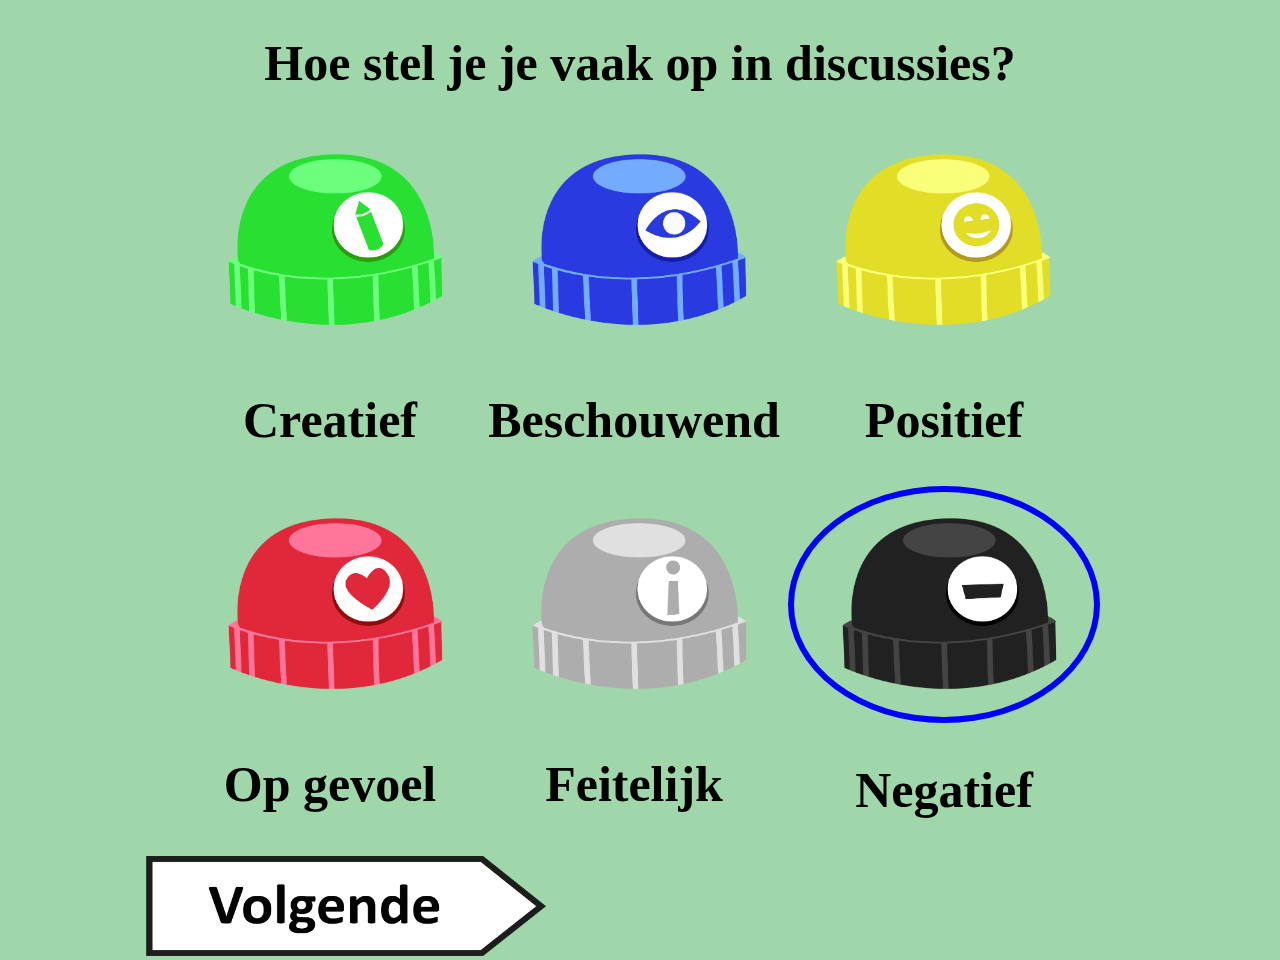
<file: index.html>
<!doctype html>
<html>
<head>
<meta charset="utf-8">
<title>Vraag 1</title>
<link href="style.css" rel="stylesheet" type="text/css">
	
		 <script type = "text/javascript">
        
            function WriteCookie() {
			   Answer1Result = escape(document.quiz.hats.value) + ";"; 
               document.cookie = "ArjQ1=" + Answer1Result + "path=/";
			   document.forms["quiz"].submit();
            }

      	</script>      
	
</head>

<body>
<h1>Hoe stel je je vaak op in discussies?</h1>
	
<form action="q2.html" name = "quiz">
	
<table style="width: 300px;">
	<tbody>
		<tr>
			<td><label>
  <input type="radio" name="hats" value="1" checked>
  <img src="images/__green.png" width="300" height="225">
				<h1>Creatief</h1>
</label></td>
			<td><label>
  <input type="radio" name="hats" value="2" checked>
  <img src="images/__blue.png" width="300" height="225">
				<h1>Beschouwend</h1>
</label></td>
			<td><label>
  <input type="radio" name="hats" value="3" checked>
  <img src="images/__yellow.png" width="300" height="225">
				<h1>Positief</h1>
</label></td>
		</tr>
		<tr>
			<td><label>
  <input type="radio" name="hats" value="4" checked>
  <img src="images/__red.png" width="300" height="225">
  <h1>Op gevoel</h1>
</label>
</td>
			<td><label>
  <input type="radio" name="hats" value="5" checked>
  <img src="images/__white.png" width="300" height="225">
				<h1>Feitelijk</h1>
</label></td>
			<td><label>
  <input type="radio" name="hats" value="6" checked>
  <img src="images/__black.png" width="300" height="225">
				<h1>Negatief</h1>
</label></td>
		</tr>
	</tbody>
</table>	
	

<button type="button" onclick="WriteCookie()"><img src="images/next.png" width="400" height="100" alt=""/></button>


</form>

</body>
</html>
</file>
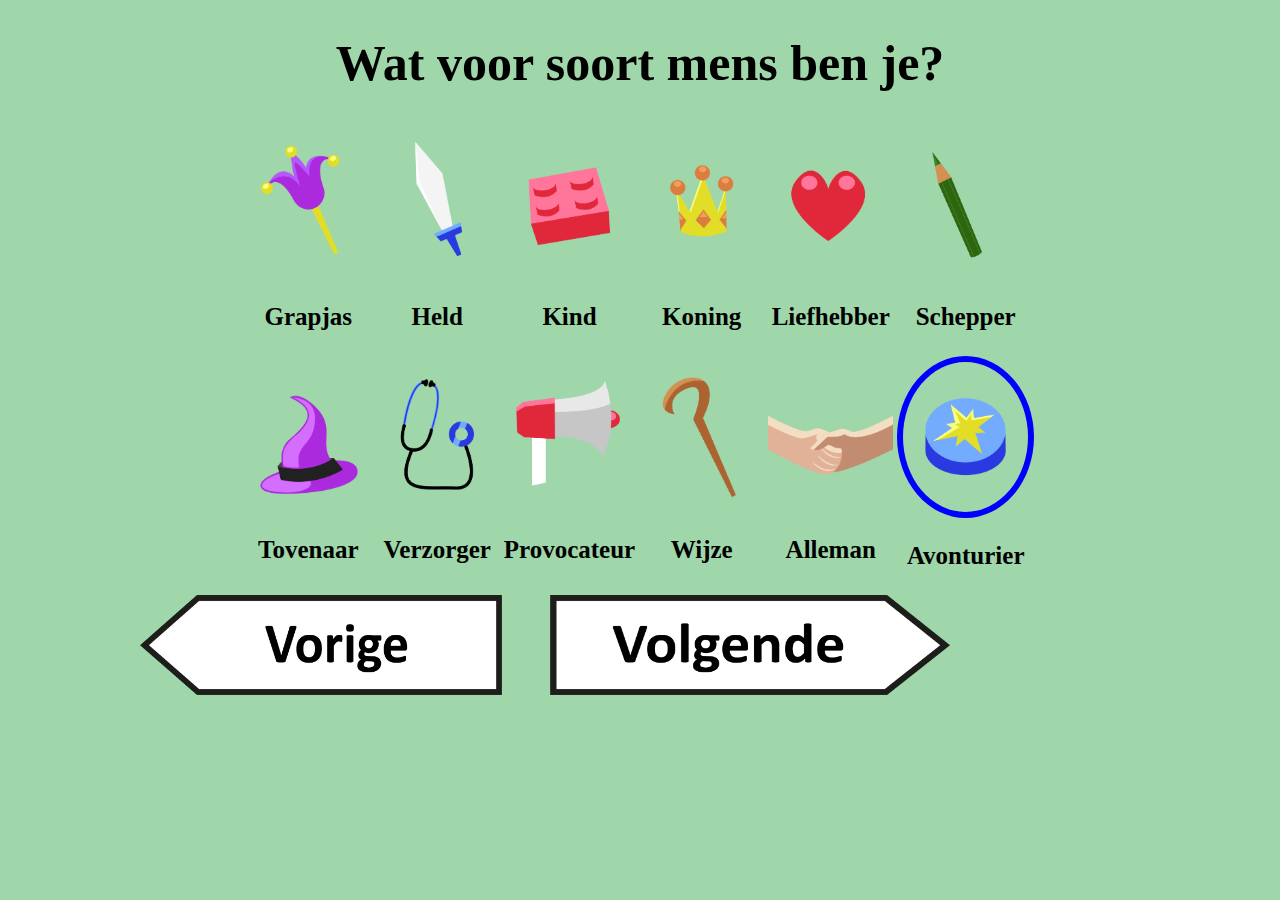
<file: q2.html>
<!doctype html>
<html>
<head>
<meta charset="utf-8">
<title>Vraag 2</title>
<link href="style.css" rel="stylesheet" type="text/css">
	
	 <script type = "text/javascript">
        
            function WriteCookie() {
			   Answer2Result = escape(document.quiz.archetypes.value) + ";"; 
               document.cookie = "ArjQ2=" + Answer2Result + "path=/";
			   document.forms["quiz"].submit();
            }

			 
      	</script>      
	
</head>

<body>
	<h1>Wat voor soort mens ben je?</h1>
	

	
<form action="q3.html" name = "quiz">
	
<table style="width: 125px;">
	<tbody>
		<tr>
			<td><label>
  <input type="radio" name="archetypes" value="1" checked>
  <img src="images/__grapjas.png" width="125" height="150">
				<h2>Grapjas</h2>
</label>
</td>
			<td><label>
  <input type="radio" name="archetypes" value="2" checked>
  <img src="images/__held.png" width="125" height="150">
				<h2>Held</h2>
</label></td>
			<td><label>
  <input type="radio" name="archetypes" value="3" checked>
  <img src="images/__kind.png" width="125" height="150">
				<h2>Kind</h2>
</label></td>
			<td><label>
  <input type="radio" name="archetypes" value="4" checked>
  <img src="images/__koning.png" width="125" height="150">
				<h2>Koning</h2>
</label>
</td>
			<td><label>
  <input type="radio" name="archetypes" value="5" checked>
  <img src="images/__liefhebber.png" width="125" height="150">
				<h2>Liefhebber</h2>
</label></td>
			<td><label>
  <input type="radio" name="archetypes" value="6" checked>
  <img src="images/__schepper.png" width="125" height="150">
				<h2>Schepper</h2>
</label></td>
		</tr>
		<tr>
			<td><label>
  <input type="radio" name="archetypes" value="7" checked>
  <img src="images/__tovenaar.png" width="125" height="150">
				<h2>Tovenaar</h2>
</label></td>
			<td><label>
  <input type="radio" name="archetypes" value="8" checked>
  <img src="images/__voeder.png" width="125" height="150">
				<h2>Verzorger</h2>
</label></td>
			<td><label>
  <input type="radio" name="archetypes" value="9" checked>
  <img src="images/__vrijbuiter.png" width="125" height="150">
				<h2>Provocateur</h2>
			</label></td>
			<td><label>
  <input type="radio" name="archetypes" value="10" checked>
  <img src="images/__wijze.png" width="125" height="150">
				<h2>Wijze</h2>
</label></td>
			<td><label>
  <input type="radio" name="archetypes" value="11" checked>
  <img src="images/__alleman.png" width="125" height="150">
				<h2>Alleman</h2>
</label></td>
			<td><label>
  <input type="radio" name="archetypes" value="12" checked>
  <img src="images/__avonturier.png" width="125" height="150">
				<h2>Avonturier</h2>
</label></td>
		</tr>
	</tbody>
</table>

	
<div>

<a href="index.html"><img src="images/prev.png" width="400" height="100" alt=""></a>
	<button type="button" onclick="WriteCookie()"><img src="images/next.png" width="400" height="100" alt=""/></button>
</div>

</form>

</body>
</html>
</file>
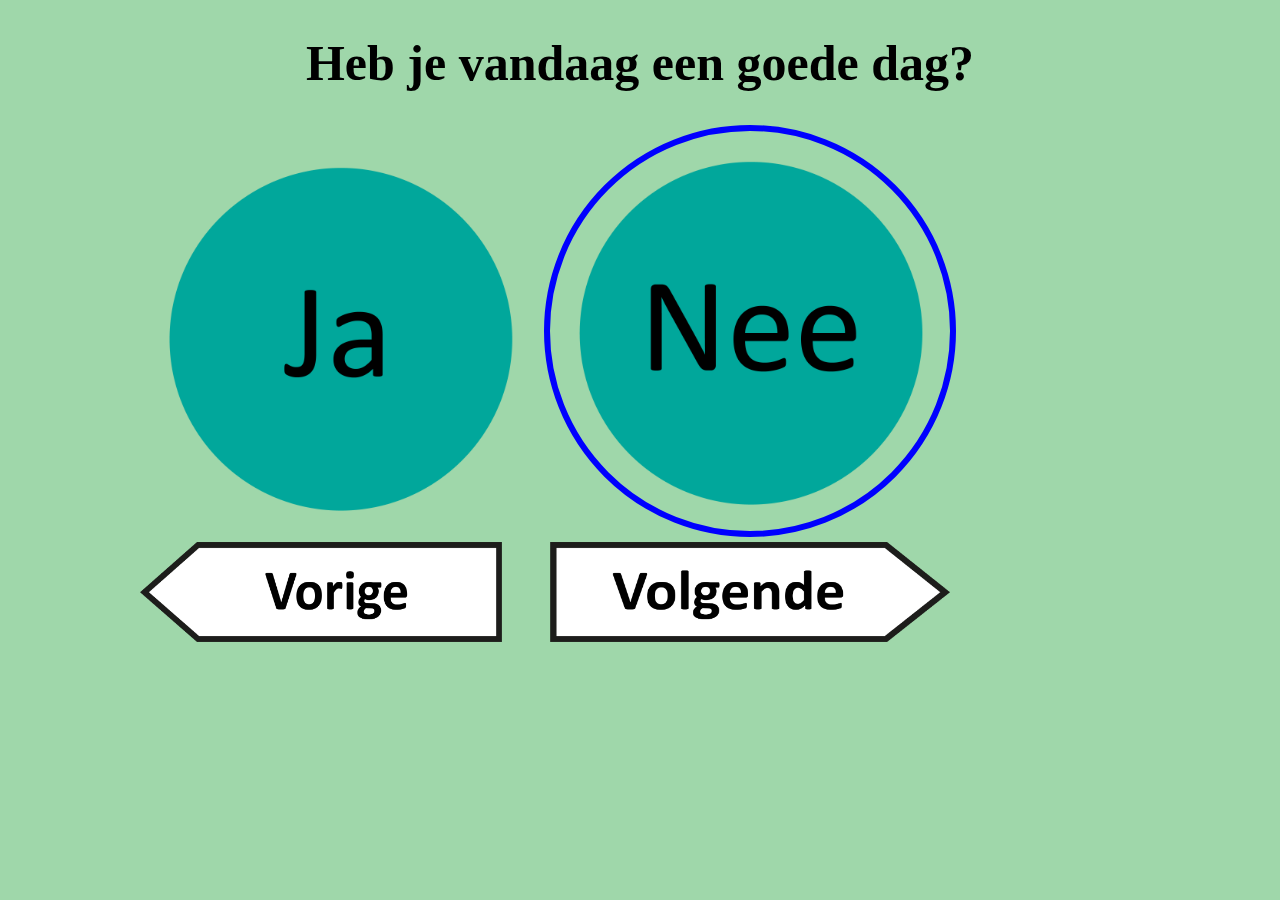
<file: q3.html>
<!doctype html>
<html>
<head>
<meta charset="utf-8">
<title>Vraag 3</title>
<link href="style.css" rel="stylesheet" type="text/css">
	
		 <script type = "text/javascript">
        
            function WriteCookie() {
			   Answer3Result = escape(document.quiz.day.value) + ";"; 
               document.cookie = "ArjQ3=" + Answer3Result + "path=/";
			   document.forms["quiz"].submit();
            }

			 
      	</script>      
	
</head>

<body>
<h1>Heb je vandaag een goede dag?</h1>
	
<form action="q4.html" name = "quiz">

<label>
  <input type="radio" name="day" value="1" checked>
  <img src="images/__ja.png" width="400" height="400">
</label>

<label>
  <input type="radio" name="day" value="2" checked>
  <img src="images/__nee.png" width="400" height="400">
</label>
	
<div>

<a href="q2.html"><img src="images/prev.png" width="400" height="100" alt=""></a>
<button type="button" onclick="WriteCookie()"><img src="images/next.png" width="400" height="100" alt=""/></button>
</div>

</form>

</body>
</html>
</file>
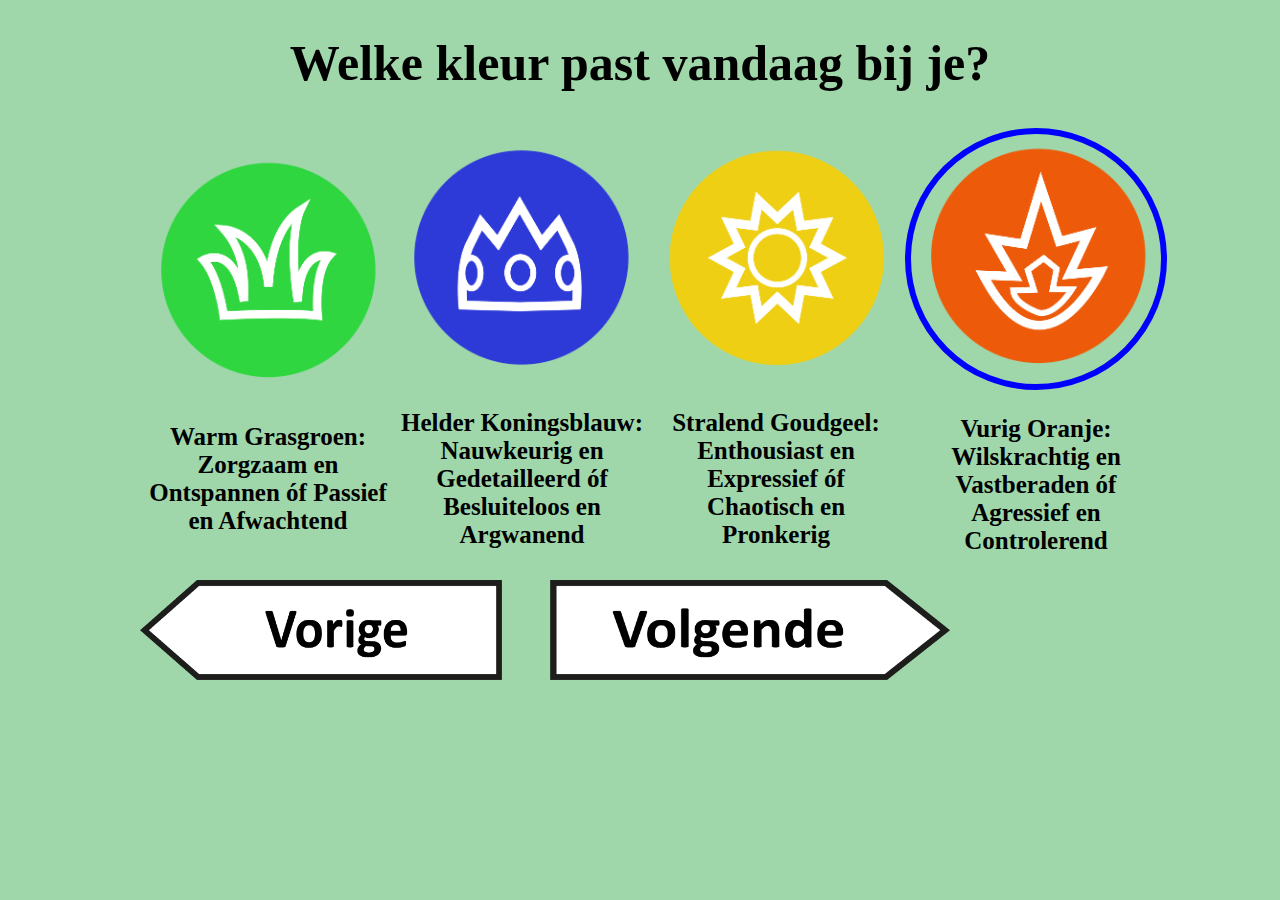
<file: q4.html>
<!doctype html>
<html>
<head>
<meta charset="utf-8">
<title>Vraag 4</title>
<link href="style.css" rel="stylesheet" type="text/css">
	
		 <script type = "text/javascript">
        
            function WriteCookie() {
			   Answer4Result = escape(document.quiz.daycolor.value) + ";"; 
               document.cookie = "ArjQ4=" + Answer4Result + "path=/";
			   document.forms["quiz"].submit();
            }
			 
      	</script>      
	
</head>

<body>
<h1>Welke kleur past vandaag bij je?</h1>
	
<form action="q5.html" name = "quiz">

<table style="width: 350px;" >
<tbody>
<tr>
<td><label>
  <input type="radio" name="daycolor" value="1" checked>
  <img src="images/__gras.png" width="250" height="250">
	<h2>Warm Grasgroen: Zorgzaam en Ontspannen óf Passief en Afwachtend</h2>
</label></td>
<td><label>
  <input type="radio" name="daycolor" value="2" checked>
  <img src="images/__koninglijk.png" width="250" height="250">
	<h2>Helder Koningsblauw: Nauwkeurig en Gedetailleerd óf Besluiteloos en Argwanend</h2>
	</label></td>
<td><label>
  <input type="radio" name="daycolor" value="3" checked>
  <img src="images/__zonnig.png" width="250" height="250">
	<h2>Stralend Goudgeel: Enthousiast en Expressief óf Chaotisch en Pronkerig</h2>
</label></td>
<td><label>
  <input type="radio" name="daycolor" value="4" checked>
  <img src="images/__vurig.png" width="250" height="250">
	<h2>Vurig Oranje: Wilskrachtig en Vastberaden óf Agressief en Controlerend</h2>
</label>	</td>
</tr>
</tbody>
</table>

	
<div>
<a href="q3.html"><img src="images/prev.png" width="400" height="100" alt=""></a>
	<button type="button" onclick="WriteCookie()"><img src="images/next.png" width="400" height="100" alt=""/></button>
</div>

</form>
</body>
</html>
</file>
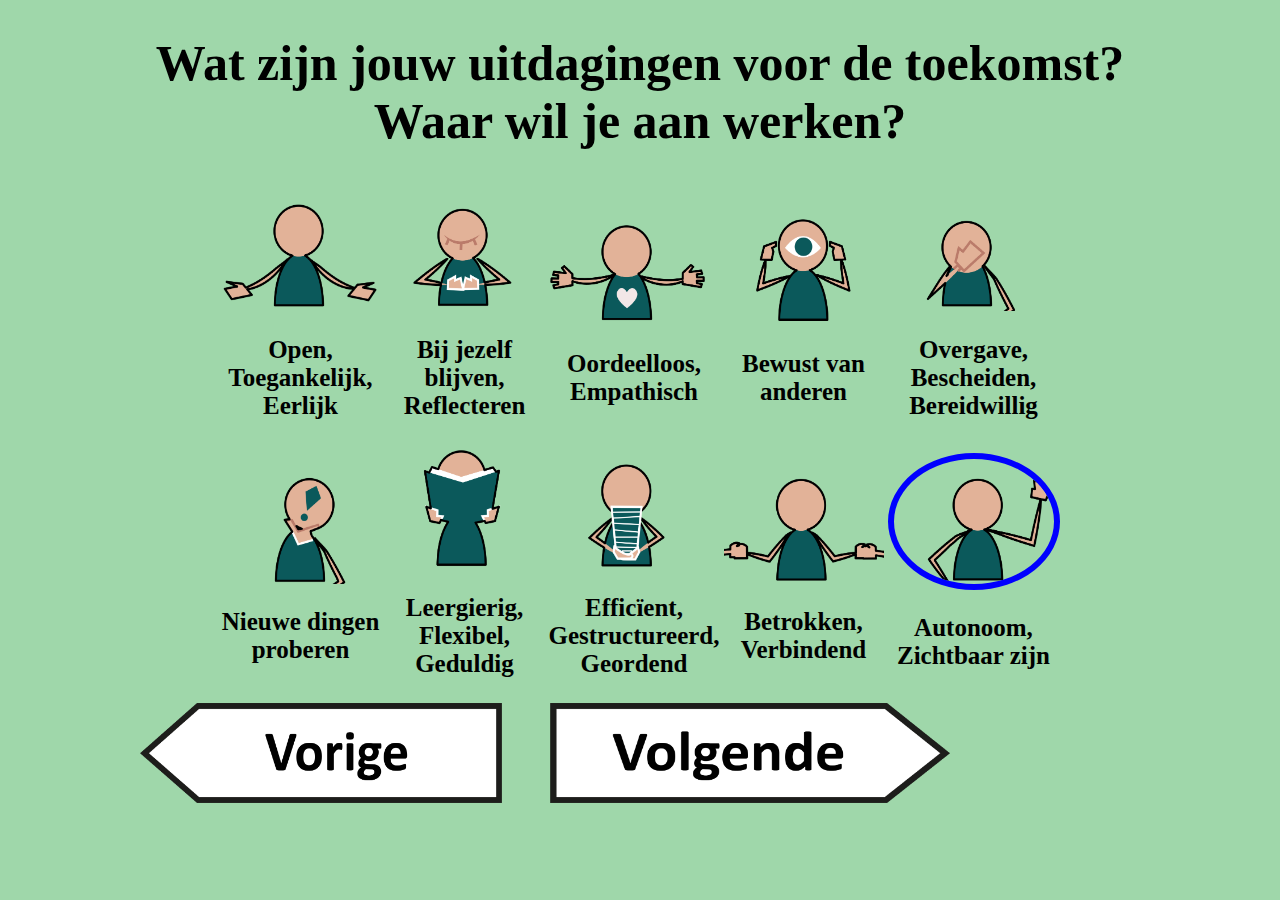
<file: q5.html>
<!doctype html>
<html>
<head>
<meta charset="utf-8">
<title>Vraag 5</title>
<link href="style.css" rel="stylesheet" type="text/css">
	
	 <script type = "text/javascript">
        
            function WriteCookie() {
			   Answer5Result = escape(document.quiz.challenges.value) + ";"; 
               document.cookie = "ArjQ5=" + Answer5Result + "path=/";
			   document.forms["quiz"].submit();
            }
			 
			 
      	</script>      
	
</head>

<body>
	<h1>Wat zijn jouw uitdagingen voor de toekomst? Waar wil je aan werken?</h1>
	
<form action="q6.html" name = "quiz">
	
	<table style="width: 160px;" >
<tbody>
<tr>
<td><label>
  <input type="radio" name="challenges" value="1" checked>
  <img src="images/__open-toegankelijk-eerlijk.png" width="160" height="125">
	<h2>Open, Toegankelijk, Eerlijk</h2>
</label></td>
<td><label>
  <input type="radio" name="challenges" value="2" checked>
  <img src="images/__bijjezelfblijven-reflecteren.png" width="160" height="125">
	<h2>Bij jezelf blijven, Reflecteren</h2>
</label></td>
<td><label>
  <input type="radio" name="challenges" value="3" checked>
  <img src="images/__oordeelloos-empatisch-respectvol.png" width="160" height="125">
	<h2>Oordeelloos, Empathisch</h2>
</label></td>
<td><label>
  <input type="radio" name="challenges" value="4" checked>
  <img src="images/__bewust-wakker.png" width="160" height="125">
	<h2>Bewust van anderen</h2>
</label>
</td>
<td><label>
  <input type="radio" name="challenges" value="5" checked>
  <img src="images/__overgave-bescheiden.png" width="160" height="125">
	<h2>Overgave, Bescheiden, Bereidwillig</h2>
</label></td>
</tr>
<tr>
<td><label>
  <input type="radio" name="challenges" value="6" checked>
  <img src="images/__nieuwedingenproberen-moedig.png" width="160" height="125">
	<h2>Nieuwe dingen proberen</h2>
</label></td>
<td><label>
  <input type="radio" name="challenges" value="7" checked>
  <img src="images/__leergierig-flexibel-geduldig.png" width="160" height="125">
	<h2>Leergierig, Flexibel, Geduldig</h2>
</label></td>
<td><label>
  <input type="radio" name="challenges" value="8" checked>
  <img src="images/__efficient-structuur-geordend.png" width="160" height="125">
	<h2>Efficïent, Gestructureerd, Geordend</h2>
</label></td>
<td><label>
  <input type="radio" name="challenges" value="9" checked>
  <img src="images/__betrokken-verbindend-hulpvaardig.png" width="160" height="125">
	<h2>Betrokken, Verbindend</h2>
</label></td>
<td>	
<label>
  <input type="radio" name="challenges" value="10" checked>
  <img src="images/__autonoom-zichtbaar.png" width="160" height="125">
	<h2>Autonoom, Zichtbaar zijn</h2>
</label></td>
</tr>
</tbody>
</table>


	
<div>
<a href="q4.html"><img src="images/prev.png" width="400" height="100" alt=""></a>
<button type="button" onclick="WriteCookie()"><img src="images/next.png" width="400" height="100" alt=""/></button>

</div>

</form>

</body>
</html>
</file>
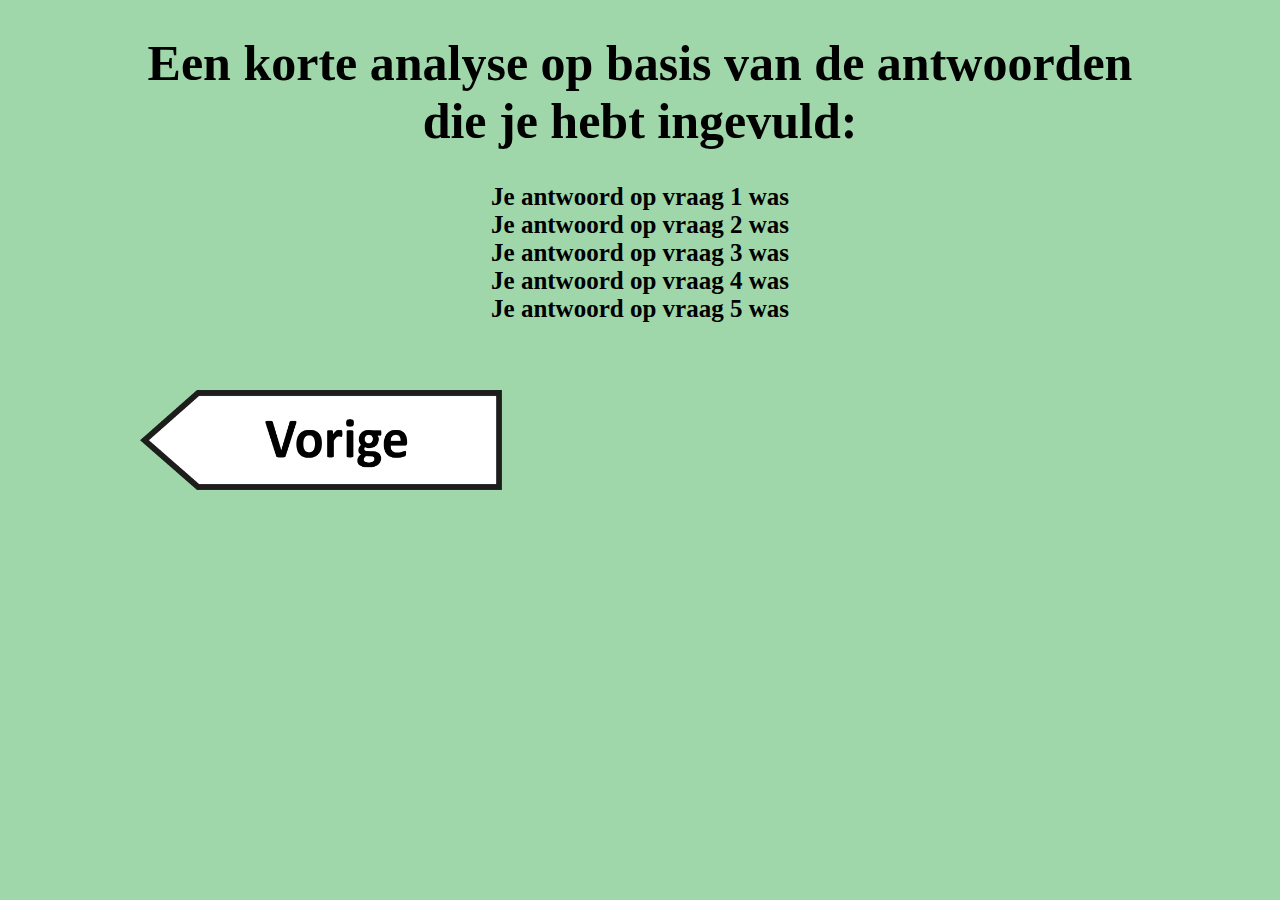
<file: q6.html>
<!doctype html>
<html>
<head>
<meta charset="utf-8">
<title>Resultaten</title>
<link href="style.css" rel="stylesheet" type="text/css">
</head>

<body>	
<h1>Een korte analyse op basis van de antwoorden die je hebt ingevuld:</h1>
	<h2>
		<script type = "text/javascript">
		var Question1Answer = 0;
		var Question2Answer = 0;
		var Question3Answer = 0;
		var Question4Answer = 0;
		var Question5Answer = 0;
		var Question6Answer = 0;
		
		var Question1Text = 0;
		var Question2Text = 0;
		var Question3Text = 0;
		var Question4Text = 0;
		var Question5Text = 0;
		var Question6Text = 0;
		
		for(var i=1; i<=5; i++) 
		{
			var AnswerB = getCookie("ArjQ" + i.toString());	
			
			if(i==1){
				Question1Answer=AnswerB;
				switch(AnswerB) {
					case "1": Question1Text="Creatief"; break;
					case "2": Question1Text="Beschouwend"; break;
					case "3": Question1Text="Positief"; break;
					case "4": Question1Text="Op gevoel"; break;
					case "5": Question1Text="Feitelijk"; break;
					case "6": Question1Text="Negatief"; break;
					default: Question1Text=""; break;
				}
			}
			
			if(i==2){
				Question2Answer=AnswerB;
				switch (AnswerB) {
					case "1": Question2Text="Grapjas"; break;
					case "2": Question2Text="Held"; break;
					case "3": Question2Text="Kind"; break;
					case "4": Question2Text="Koning"; break;
					case "5": Question2Text="Liefhebber"; break;
					case "6": Question2Text="Schepper"; break;
					case "7": Question2Text="Tovenaar"; break;
					case "8": Question2Text="Verzorger"; break;
					case "9": Question2Text="Provocateur"; break;
					case "10": Question2Text="Wijze"; break;
					case "11": Question2Text="Alleman"; break;
					case "12": Question2Text="Avonturier"; break;
					default: Question2Text=""; break;
				}
			}
			
			if(i==3){
				Question3Answer=AnswerB;
				switch (AnswerB) {
					case "1": Question3Text="Ja"; break;
					case "2": Question3Text="Nee"; break;
					default: Question3Text=""; break;
				}
			}
			
			if(i==4){
				Question4Answer=AnswerB;
				switch (AnswerB) {
					case "1": Question4Text="Warm Grasgroen"; break;
					case "2": Question4Text="Helder Koningsblauw"; break;
					case "3": Question4Text="Stralend Goudgeel"; break;
					case "4": Question4Text="Vurig Oranje"; break;
					default: Question4Text=""; break;
				}
			}
			
			if(i==5){
				Question5Answer=AnswerB;
				switch (AnswerB) {
					case "1": Question5Text="Open, toegankelijk, eerlijk"; break;
					case "2": Question5Text="Bij jezelf blijven, reflecteren"; break;
					case "3": Question5Text="Oordeelloos, empatisch"; break;
					case "4": Question5Text="Bewust van anderen"; break;
					case "5": Question5Text="Overgave, bescheiden, bereidwillig"; break;
					case "6": Question5Text="Nieuwe dingen proberen"; break;
					case "7": Question5Text="Leergierig, flexibel, geduldig"; break;
					case "8": Question5Text="Efficiënt, gestructureerd, geördend"; break;
					case "9": Question5Text="Betrokken, verbindend"; break;
					case "10": Question5Text="Autonoom, zichtbaar zijn"; break;
					default: Question5Text=""; break;
				}								
			}				
				
			if(i==5){
				WriteResults();
			}
		}
		
			function WriteResults() {
				
				document.write ("Je antwoord op vraag 1 was " + Question1Text + "<br> Je antwoord op vraag 2 was " + Question2Text + "<br> Je antwoord op vraag 3 was " + Question3Text + "<br> Je antwoord op vraag 4 was " + Question4Text + "<br> Je antwoord op vraag 5 was " + Question5Text +"<br><br>");	
				
				if(Question1Answer==1){
					
					if(Question3Answer==1){
						document.write ("Je bent een creatief persoon en je hebt een goede dag. ");	
						
						if(Question4Answer==1){
						document.write ("Je houdt ervan om voor anderen te zorgen, zowel privé als op je werk. Je kunt je goed ontspannen of toch niet? Wil je meer weten over jezelf, speel dan de uitgebreide versie van het ‘Ik Ben puzzelspel’ onder deskundige begeleiding om meer inzicht in jezelf te krijgen.");		
						}
						
						if(Question4Answer==2){
						document.write ("Je houdt van nauwkeurig te werk gaan tot in de details. Kan het zijn dat je je daar soms in verliest? Meer inzicht in jezelf? Doe dan de uitgebreidere versie van dit puzzelspel.");		
						}
						
						if(Question4Answer==3){
						document.write ("Omdat je expressief bent, is het belangrijk om zelfbewust bij jezelf te leren blijven. Meer weten? Doe het uitgebreide IK Ben Puzzelspel onder begeleiding.");		
						}
						
						if(Question4Answer==4){
						document.write ("Vol wilskracht sta je in het leven, vastberaden wat je wilt bereiken vandaag. Je wilt jezelf verder ontwikkelen. Dan is het spelen van de uitgebreide versie van dit puzzelspel een aanrader. Je krijgt onder begeleiding de juiste handvatten, praktisch en persoonlijk om bewuster te worden van jezelf en te realiseren wat je voor ogen hebt.");		
						}
					}
					
					if(Question3Answer==2){
						document.write ("Je stelt je creatief op in gesprekken, maar vandaag lijkt het wel of er niet naar je geluisterd wordt. ");	
						
						if(Question4Answer==1){
						document.write ("Je bent afwachtend en wat passief. Hoe ga je verder? Hoe kun je jezelf weer activeren? Doe dan de uitgebreidere versie onder deskundige begeleiding.");		
						}
						
						if(Question4Answer==2){
						document.write ("Je bent vandaag wellicht argwanend en vindt het lastig om besluiten te nemen.  Hoe kan dat? Wat zou de oorzaak kunnen zijn? Meer inzicht? Doe dan de uitgebreidere versie van dit puzzelspel.");		
						}
						
						if(Question4Answer==3){
						document.write ("Aangezien je geen goede dag hebt, kun je je chaotisch voelen. Wil je meer inzicht in jezelf? Doe dan de uitgebreide versie van het spel onder deskundige begeleiding.  ");		
						}
						
						if(Question4Answer==4){
						document.write ("Ook wil je graag controle hebben op alles en voelt je boos of agressief worden, als dat niet lukt. Wil je weten hoe je dit kunt veranderen? Doe dan de uitgebreidere versie van dit spel onderdeskundige begeleiding.");		
						}
					}
										
				}
				
				if(Question1Answer==2){
					
					if(Question3Answer==1){
						document.write ("Je bent beschouwend en voelt je daar prettig bij. ");	
						
						if(Question4Answer==1){
						document.write ("Je houdt ervan om voor anderen te zorgen, zowel privé als op je werk. Je kunt je goed ontspannen of toch niet? Wil je meer weten over jezelf, speel dan de uitgebreide versie van het ‘Ik Ben puzzelspel’ onder deskundige begeleiding om meer inzicht in jezelf te krijgen.");		
						}
						
						if(Question4Answer==2){
						document.write ("Je houdt van nauwkeurig te werk gaan tot in de details. Kan het zijn dat je je daar soms in verliest? Meer inzicht in jezelf? Doe dan de uitgebreidere versie van het IK BEN puzzelspel.");		
						}
						
						if(Question4Answer==3){
						document.write ("Omdat je expressief bent, is het belangrijk om zelfbewust bij jezelf te leren blijven. Meer weten? Doe het uitgebreide IK Ben Puzzelspel onder begeleiding.");		
						}
						
						if(Question4Answer==4){
						document.write ("Vol wilskracht sta je in het leven, vastberaden wat je wilt bereiken vandaag. Je wilt jezelf verder ontwikkelen. Dan is het spelen van de uitgebreide versie van dit puzzelspel een aanrader. Je krijgt onder begeleiding de juiste handvatten, praktisch en persoonlijk om bewuster te worden van jezelf en te realiseren wat je voor ogen hebt.");		
						}
					}
					
					if(Question3Answer==2){
						document.write ("Beschouwend bekijk je jouw leven vandaag met een donkere sluier. ");	
						
						if(Question4Answer==1){
						document.write ("Je bent afwachtend en wat passief. Hoe ga je verder? Hoe kun je jezelf weer activeren? Doe dan de uitgebreidere versie onder deskundige begeleiding.");		
						}
						
						if(Question4Answer==2){
						document.write ("Je bent vandaag wellicht argwanend en vindt het lastig om besluiten te nemen.  Hoe kan dat? Wat zou de oorzaak kunnen zijn? Waarom zou er niet naar je geluisterd worden vandaag? Meer inzicht? Doe dan de uitgebreidere versie van dit puzzelspel.");		
						}
						
						if(Question4Answer==3){
						document.write ("Aangezien je geen goede dag hebt, kun je je chaotisch voelen. Wil je meer inzicht in jezelf? Doe dan de uitgebreide versie van het spel onder deskundige begeleiding.  ");		
						}
						
						if(Question4Answer==4){
						document.write ("Ook wil je graag controle hebben op alles en voelt je boos of agressief worden, als dat niet lukt. Wil je weten hoe je dit kunt veranderen? Doe dan de uitgebreidere versie van dit spel onderdeskundige begeleiding.");		
						}
					}
										
				}
				
				if(Question1Answer==3){
					
					if(Question3Answer==1){
						document.write ("Je bent een positief persoon en je hebt een goede dag. ");	
						
						if(Question4Answer==1){
						document.write ("Je houdt ervan om voor anderen te zorgen, zowel privé als op je werk. Je kunt je goed ontspannen of toch niet? Wil je meer weten over jezelf, speel dan de uitgebreide versie van het ‘Ik Ben puzzelspel’ onder deskundige begeleiding om meer inzicht in jezelf te krijgen.");		
						}
						
						if(Question4Answer==2){
						document.write ("Je houdt van nauwkeurig te werk gaan tot in de details. Kan het zijn dat je je daar soms in verliest? Meer inzicht in jezelf? Doe dan de uitgebreidere versie van dit puzzelspel.");		
						}
						
						if(Question4Answer==3){
						document.write ("Omdat je expressief bent, is het belangrijk om zelfbewust bij jezelf te leren blijven. Meer weten? Doe het uitgebreide IK Ben Puzzelspel onder begeleiding.");		
						}
						
						if(Question4Answer==4){
						document.write ("Vol wilskracht sta je in het leven, vastberaden wat je wilt bereiken vandaag. Je wilt jezelf verder ontwikkelen. Dan is het spelen van de uitgebreide versie van dit puzzelspel een aanrader. Je krijgt onder begeleiding de juiste handvatten, praktisch en persoonlijk om bewuster te worden van jezelf en te realiseren wat je voor ogen hebt.");		
						}
					}
					
					if(Question3Answer==2){
						document.write ("Normaliter ben je positief gestemd, vandaag even niet. Waar komt dat door? ");	
						
						if(Question4Answer==1){
						document.write ("Je bent afwachtend en wat passief. Hoe ga je verder? Hoe kun je jezelf weer activeren? Doe dan de uitgebreidere versie onder deskundige begeleiding.");		
						}
						
						if(Question4Answer==2){
						document.write ("Je bent vandaag wellicht argwanend en vindt het lastig om besluiten te nemen.  Hoe kan dat? Wat zou de oorzaak kunnen zijn? Waarom zou er niet naar je geluisterd worden vandaag? Meer inzicht? Doe dan de uitgebreidere versie van dit puzzelspel.");		
						}
						
						if(Question4Answer==3){
						document.write ("Aangezien je geen goede dag hebt, kun je je chaotisch voelen. Wil je meer inzicht in jezelf? Doe dan de uitgebreide versie van het spel onder deskundige begeleiding.  ");		
						}
						
						if(Question4Answer==4){
						document.write ("Ook wil je graag controle hebben op alles en voelt je boos of agressief worden, als dat niet lukt. Wil je weten hoe je dit kunt veranderen? Doe dan de uitgebreidere versie van dit spel onderdeskundige begeleiding.");		
						}
					}
										
				}
				
				if(Question1Answer==4){
					
					if(Question3Answer==1){
						document.write ("Je bent een persoon die graag zijn/haar intuïtie en gevoel volgt ook in gesprekken met anderen. ");	
						
						if(Question4Answer==1){
						document.write ("Je houdt ervan om voor anderen te zorgen, zowel privé als op je werk. Je kunt je goed ontspannen of toch niet? Wil je meer weten over jezelf, speel dan de uitgebreide versie van het ‘Ik Ben puzzelspel’ onder deskundige begeleiding om meer inzicht in jezelf te krijgen.");		
						}
						
						if(Question4Answer==2){
						document.write ("Je houdt van nauwkeurig te werk gaan tot in de details. Kan het zijn dat je je daar soms in verliest? Meer inzicht in jezelf? Doe dan de uitgebreidere versie van dit puzzelspel.");		
						}
						
						if(Question4Answer==3){
						document.write ("Omdat je expressief bent, is het belangrijk om zelfbewust bij jezelf te leren blijven. Meer weten? Doe het uitgebreide IK Ben Puzzelspel onder begeleiding.");		
						}
						
						if(Question4Answer==4){
						document.write ("Vol wilskracht sta je in het leven, vastberaden wat je wilt bereiken vandaag. Je wilt jezelf verder ontwikkelen. Dan is het spelen van de uitgebreide versie van dit puzzelspel een aanrader. Je krijgt onder begeleiding de juiste handvatten, praktisch en persoonlijk om bewuster te worden van jezelf en te realiseren wat je voor ogen hebt.");		
						}
					}
					
					if(Question3Answer==2){
						document.write ("Je voelt je vandaag niet zo lekker in je vel zitten. Alles is beladen en op gespannen voet. ");	
						
						if(Question4Answer==1){
						document.write ("Je bent afwachtend en wat passief. Hoe ga je verder? Hoe kun je jezelf weer activeren? Doe dan de uitgebreidere versie onder deskundige begeleiding.");		
						}
						
						if(Question4Answer==2){
						document.write ("Je bent vandaag wellicht argwanend en vindt het lastig om besluiten te nemen.  Hoe kan dat? Wat zou de oorzaak kunnen zijn? Waarom zou er niet naar je geluisterd worden vandaag? Meer inzicht? Doe dan de uitgebreidere versie van dit puzzelspel.");		
						}
						
						if(Question4Answer==3){
						document.write ("Aangezien je geen goede dag hebt, kun je je chaotisch voelen. Wil je meer inzicht in jezelf? Doe dan de uitgebreide versie van het spel onder deskundige begeleiding.  ");		
						}
						
						if(Question4Answer==4){
						document.write ("Ook wil je graag controle hebben op alles en voelt je boos of agressief worden, als dat niet lukt. Wil je weten hoe je dit kunt veranderen? Doe dan de uitgebreidere versie van dit spel onderdeskundige begeleiding.");		
						}
					}
										
				}
				
				if(Question1Answer==5){
					
					if(Question3Answer==1){
						document.write ("In gesprekken wil je graag feiten horen en anders zorg je er wel voor dat de feiten op tafel komen. ");	
						
						if(Question4Answer==1){
						document.write ("Je houdt ervan om voor anderen te zorgen, zowel privé als op je werk. Je kunt je goed ontspannen of toch niet? Wil je meer weten over jezelf, speel dan de uitgebreide versie van het ‘Ik Ben puzzelspel’ onder deskundige begeleiding om meer inzicht in jezelf te krijgen.");		
						}
						
						if(Question4Answer==2){
						document.write ("Je houdt van nauwkeurig te werk gaan tot in de details. Kan het zijn dat je je daar soms in verliest? Meer inzicht in jezelf? Doe dan de uitgebreidere versie van dit puzzelspel.");		
						}
						
						if(Question4Answer==3){
						document.write ("Omdat je expressief bent, is het belangrijk om zelfbewust bij jezelf te leren blijven. Meer weten? Doe het uitgebreide Ik Ben Puzzelspel onder begeleiding.");		
						}
						
						if(Question4Answer==4){
						document.write ("Vol wilskracht sta je in het leven, vastberaden wat je wilt bereiken vandaag. Je wilt jezelf verder ontwikkelen. Dan is het spelen van de uitgebreide versie van dit puzzelspel een aanrader. Je krijgt onder begeleiding de juiste handvatten, praktisch en persoonlijk om bewuster te worden van jezelf en te realiseren wat je voor ogen hebt.");		
						}
					}
					
					if(Question3Answer==2){
						document.write ("Je kunt je vinger er niet opleggen, maar om te zeggen ‘ik voel me happy’…… nou nee. ");	
						
						if(Question4Answer==1){
						document.write ("Je bent afwachtend en wat passief. Hoe ga je verder? Hoe kun je jezelf weer activeren? Doe dan de uitgebreidere versie onder deskundige begeleiding.");		
						}
						
						if(Question4Answer==2){
						document.write ("Je bent vandaag wellicht argwanend en vindt het lastig om besluiten te nemen.  Hoe kan dat? Wat zou de oorzaak kunnen zijn? Waarom zou er niet naar je geluisterd worden vandaag? Meer inzicht? Doe dan de uitgebreidere versie van dit puzzelspel.");		
						}
						
						if(Question4Answer==3){
						document.write ("Aangezien je geen goede dag hebt, kun je je chaotisch voelen. Wil je meer inzicht in jezelf? Doe dan de uitgebreide versie van het spel onder deskundige begeleiding.  ");		
						}
						
						if(Question4Answer==4){
						document.write ("Ook wil je graag controle hebben op alles en voelt je boos of agressief worden, als dat niet lukt. Wil je weten hoe je dit kunt veranderen? Doe dan de uitgebreidere versie van dit spel onderdeskundige begeleiding.");		
						}
					}
										
				}
				
				if(Question1Answer==6){
					
					if(Question3Answer==1){
						document.write ("Ook al heb je een goede dag, dan nog kun je je negatief in een gesprek opstellen. ");	
						
						if(Question4Answer==1){
						document.write ("Je houdt ervan om voor anderen te zorgen, zowel privé als op je werk. Je kunt je goed ontspannen of toch niet? Wil je meer weten over jezelf, speel dan de uitgebreide versie van het ‘Ik Ben puzzelspel’ onder deskundige begeleiding om meer inzicht in jezelf te krijgen.");		
						}
						
						if(Question4Answer==2){
						document.write ("Je houdt van nauwkeurig te werk gaan tot in de details. Kan het zijn dat je je daar soms in verliest? Meer inzicht in jezelf? Doe dan de uitgebreidere versie van dit puzzelspel.");		
						}
						
						if(Question4Answer==3){
						document.write ("Omdat je expressief bent, is het belangrijk om zelfbewust bij jezelf te leren blijven. Meer weten? Doe het uitgebreide IK Ben Puzzelspel onder begeleiding.");		
						}
						
						if(Question4Answer==4){
						document.write ("Vol wilskracht sta je in het leven, vastberaden wat je wilt bereiken vandaag. Je wilt jezelf verder ontwikkelen. Dan is het spelen van de uitgebreide versie van dit puzzelspel een aanrader. Je krijgt onder begeleiding de juiste handvatten, praktisch en persoonlijk om bewuster te worden van jezelf en te realiseren wat je voor ogen hebt.");		
						}
					}
					
					if(Question3Answer==2){
						document.write ("Heb je de laatste tijd last van negatieve gedachten en gevoelens? Zorg er dan voor, dat er weer lichtpunten in je leven ontstaan om je zelfvertrouwen op te bouwen. ");	
						
						if(Question4Answer==1){
						document.write ("Je bent afwachtend en wat passief. Hoe ga je verder? Hoe kun je jezelf weer activeren? Doe dan de uitgebreidere versie onder deskundige begeleiding.");		
						}
						
						if(Question4Answer==2){
						document.write ("Je bent vandaag wellicht argwanend en vindt het lastig om besluiten te nemen.  Hoe kan dat? Wat zou de oorzaak kunnen zijn? Waarom zou er niet naar je geluisterd worden vandaag? Meer inzicht? Doe dan de uitgebreidere versie van dit puzzelspel.");		
						}
						
						if(Question4Answer==3){
						document.write ("Aangezien je geen goede dag hebt, kun je je chaotisch voelen. Wil je meer inzicht in jezelf? Doe dan de uitgebreide versie van het spel onder deskundige begeleiding.  ");		
						}
						
						if(Question4Answer==4){
						document.write ("Ook wil je graag controle hebben op alles en voelt je boos of agressief worden, als dat niet lukt. Wil je weten hoe je dit kunt veranderen? Doe dan de uitgebreidere versie van dit spel onderdeskundige begeleiding.");		
						}
					}				
				}
			}
			
			function getCookie(cname) {
				var name = cname + "=";
				var decodedCookie = decodeURIComponent(document.cookie);
				var ca = decodedCookie.split(';');
				for(var i = 0; i <ca.length; i++) {
					var c = ca[i];
					while (c.charAt(0) == ' ') {
					c = c.substring(1);
					}
					if (c.indexOf(name) == 0) {
					return c.substring(name.length, c.length);
					}
				}
				return "";
			}
			 
      	</script>   
	</h2>	

	
<form action="q5.html" name = "quiz">
	
<div>
	<br>
<a href="q5.html"><img src="images/prev.png" width="400" height="100" alt=""></a>
</div>

</form>

</body>
</html>
</file>
<file: style.css>
@charset "utf-8";
/* CSS Document */

body
{
	width: 1000px;
	margin: 0 auto;
	background-color: #9FD7AA;
}

div
{

}

.button 
{
	color: #9FD7AA;
	background-color: #9FD7AA;
}

h1
{
	font-family: Calibri;
	text-align: center; 
	font-size: 50px; 
}

h2
{
	font-family: Calibri;
	text-align:center; 
	font-size: 25px; 
}

h3
{
	font-family: Calibri;
	text-align:center; 
	font-size: 50px; 
}

h4
{
	font-family: Calibri;
	text-align:left; 
	font-size: 14px; 
}

h5
{
background-color: #9FD7AA;	
}


/* HIDE RADIO */
[type=radio]
{ 
	position: absolute;
	opacity: 0;
	width: 0;
	height: 0;
}

button 
{
  color: #9FD7AA;
  background-color: #9FD7AA;
	border: none;
}


img:hover {
  opacity: 0.5;
}

/* IMAGE STYLES */
[type=radio] + img
{
	cursor: pointer;
}

/* CHECKED STYLES */
[type=radio]:checked + img
{
	border: 6px solid blue;
	border-radius: 50%;
	float:none;
}


table {
    margin-left:auto; 
    margin-right:auto;
}
</file>
